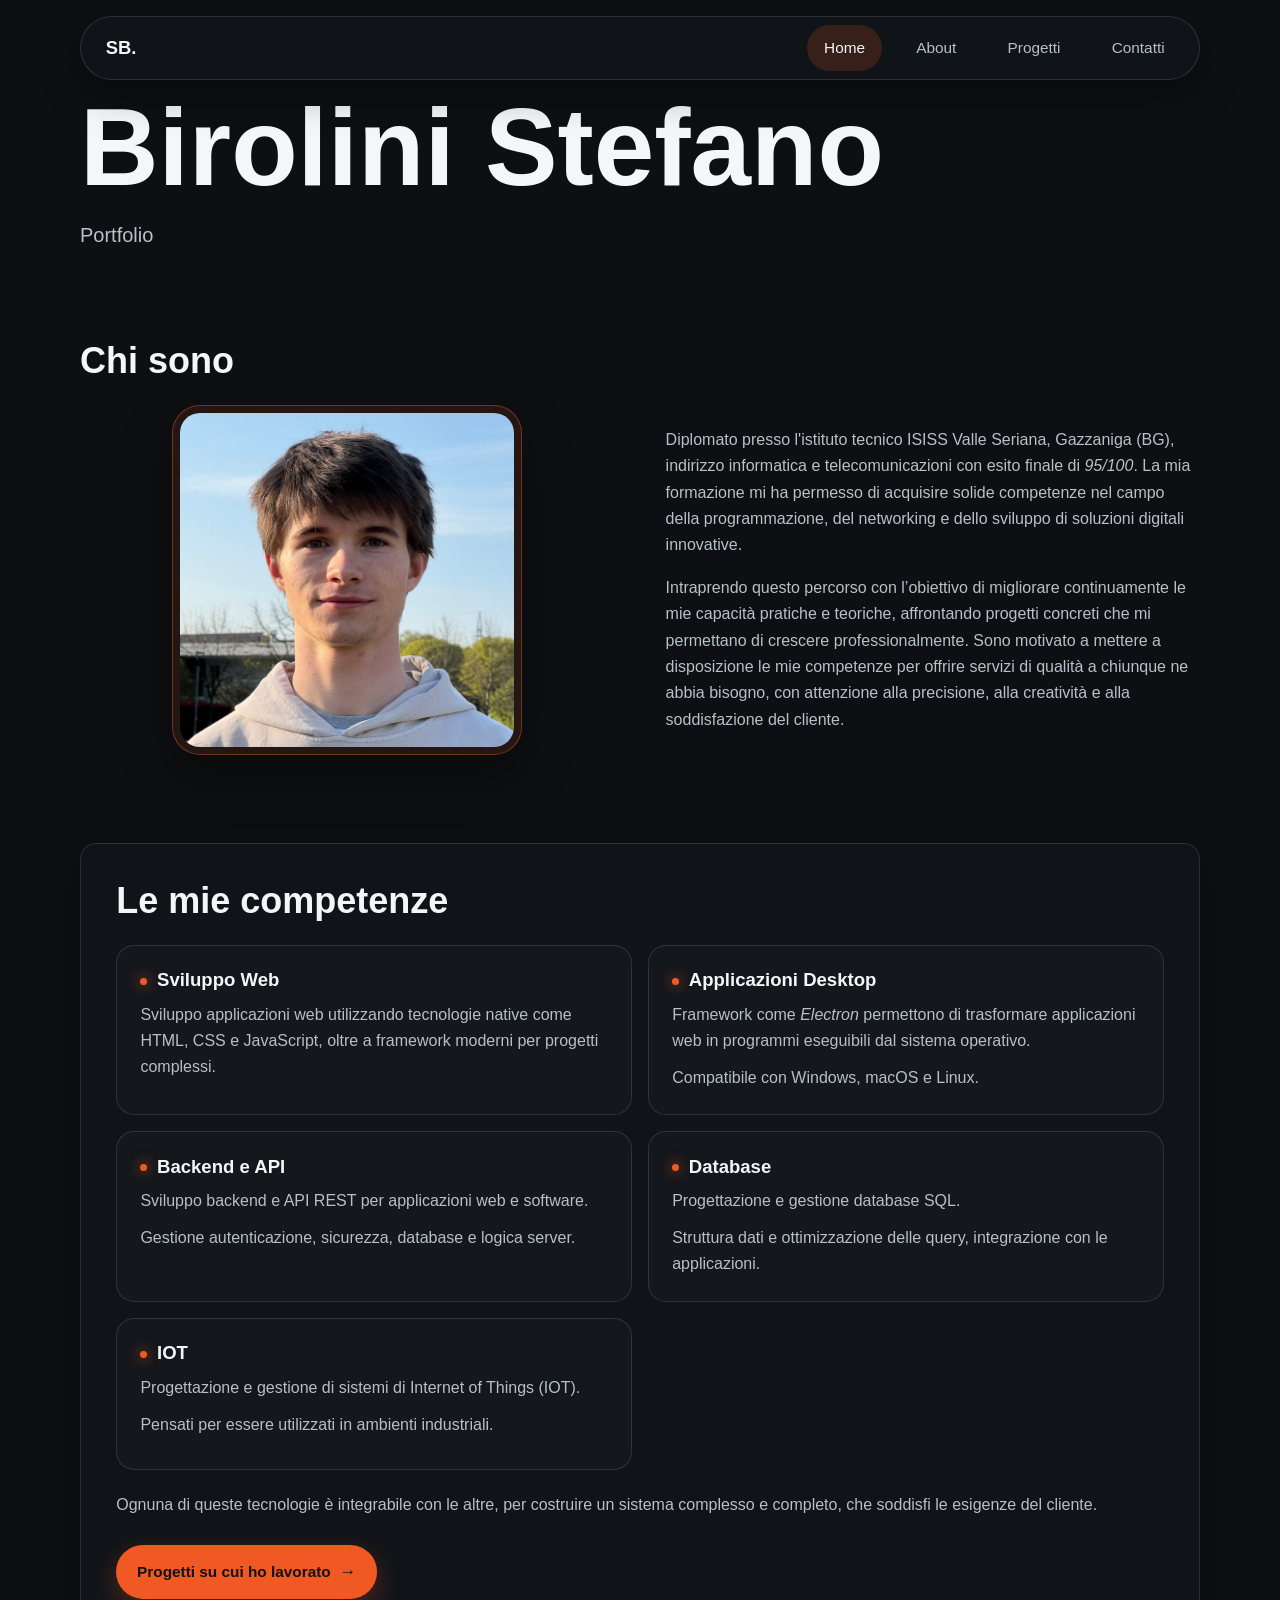
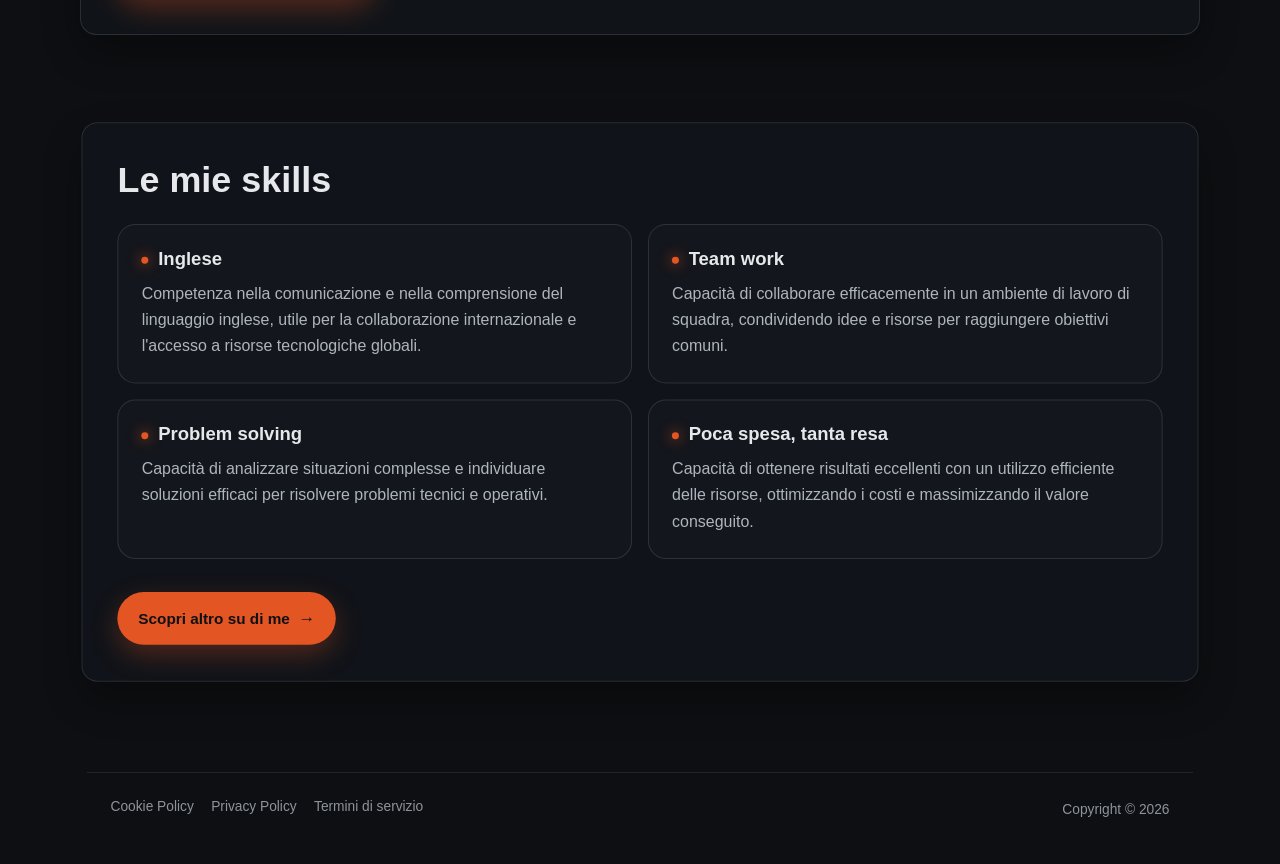
<file: index.html>
<!DOCTYPE html>
<html lang="it">

<head>
    <meta charset="UTF-8">
    <meta name="viewport" content="width=device-width, initial-scale=1.0">
    <title>Stefano Birolini</title>

    <link rel="stylesheet" href="style/style.css">
    <link rel="stylesheet" href="style/header.css">
    <link rel="stylesheet" href="style/hero.css">
    <link rel="stylesheet" href="style/about.css">
    <link rel="stylesheet" href="style/footer.css">
    <link rel="stylesheet" href="style/cards_manager.css">
    <link rel="stylesheet" href="style/cookie.css">

    <script src="script/cookie_manager.js"></script>
    <script src="script/hamburger.js"></script>
    <script src="https://cdnjs.cloudflare.com/ajax/libs/gsap/3.13.0/gsap.min.js"></script>
    <script src="script/general_gsap.js"></script>
</head>

<body>
    <header>
        <nav>
            <div id="hamburger-div">
                <img src="assets/hamburger_menu.svg" alt="hamburger menu" id="hamburger">
            </div>
            <ul id="menu">
                <li><a href="index.html" aria-current="page">Home</a></li>
                <li><a href="about.html">About</a></li>
                <li><a href="progetti.html">Progetti</a></li>
                <li><a href="contatti.html">Contatti</a></li>
            </ul>
        </nav>
    </header>

    <section id="hero">
        <h1 class="logo">Birolini Stefano</h1>
        <h3 class="hero_claim">Portfolio</h3>
    </section>

    <section id="about">
        <h2>Chi sono</h2>
        <div class="about_cards">
            <div class="col">
                <img src="assets/me2.JPEG" alt="me">
            </div>
            <div class="text col">
                <p>Diplomato presso l'istituto tecnico ISISS Valle Seriana, Gazzaniga (BG),
                    indirizzo informatica e telecomunicazioni con esito finale di <i>95/100</i>. 
                    La mia formazione mi ha permesso di acquisire solide
                    competenze nel campo della programmazione, del networking e dello sviluppo di soluzioni digitali
                    innovative.</p>
                <p>Intraprendo questo percorso con l’obiettivo di migliorare continuamente le mie capacità pratiche e
                    teoriche, affrontando progetti concreti che mi permettano di crescere professionalmente. Sono
                    motivato a mettere a disposizione le mie competenze per offrire servizi di qualità a chiunque ne
                    abbia bisogno, con attenzione alla precisione, alla creatività e alla soddisfazione del cliente.</p>
            </div>
        </div>
    </section>

    <section id="knowledges">
        <h2>Le mie competenze</h2>
        <div class="cards_container">
            <div class="card">
                <h3>Sviluppo Web</h3>
                <p>Sviluppo applicazioni web utilizzando tecnologie native come HTML, CSS e JavaScript, oltre a
                    framework moderni per progetti complessi.</p>
            </div>

            <div class="card">
                <h3>Applicazioni Desktop</h3>
                <p>Framework come <i>Electron</i> permettono di trasformare applicazioni web in
                    programmi eseguibili dal sistema operativo.</p>
                <p>Compatibile con Windows, macOS e Linux.</p>
            </div>

            <div class="card">
                <h3>Backend e API</h3>
                <p>Sviluppo backend e API REST per applicazioni web e software.</p>
                <p>Gestione autenticazione, sicurezza, database e logica server.</p>
            </div>

            <div class="card">
                <h3>Database</h3>
                <p>Progettazione e gestione database SQL.</p>
                <p>Struttura dati e ottimizzazione delle query, integrazione con le applicazioni.</p>
            </div>

            <div class="card">
                <h3>IOT</h3>
                <p>Progettazione e gestione di sistemi di Internet of Things (IOT).</p>
                <p>Pensati per essere utilizzati in ambienti industriali.</p>
            </div>
        </div>
        <p class="section-summary">
            Ognuna di queste tecnologie è integrabile con le altre, per costruire un sistema complesso e completo,
            che soddisfi le esigenze del cliente.
        </p>

        <a class="link" href="progetti.html">Progetti su cui ho lavorato</a>
    </section>
    
    <section id="capabilities">
        <h2>Le mie skills</h2>
        <div class="cards_container">
            
            <div class="card">
                <h3>Inglese</h3>
                <p>Competenza nella comunicazione e nella comprensione del linguaggio inglese, utile per la
                    collaborazione internazionale e l'accesso a risorse tecnologiche globali.</p>
            </div>
            <div class="card">
                <h3>Team work</h3>
                <p>Capacità di collaborare efficacemente in un ambiente di lavoro di squadra, condividendo idee e
                    risorse per raggiungere obiettivi comuni.</p>
            </div>
            <div class="card">
                <h3>Problem solving</h3>
                <p>Capacità di analizzare situazioni complesse e individuare soluzioni efficaci per risolvere problemi
                    tecnici e operativi.</p>
            </div>
            <div class="card">
                <h3>Poca spesa, tanta resa</h3>
                <p>Capacità di ottenere risultati eccellenti con un utilizzo efficiente delle risorse, ottimizzando i
                    costi e massimizzando il valore conseguito.</p>
            </div>
        </div>

        <a class="link" href="about.html">Scopri altro su di me</a>
    </section>

    <footer>
        <div class="lists">
            <div>
                <ul>
                    <h5>Info</h5>
                    <li><a href="informativa.html#cookie-policy">Cookie Policy</a></li>
                    <li><a href="informativa.html#privacy-policy">Privacy Policy</a></li>
                    <li><a href="informativa.html#terms-and-conditions">Termini di servizio</a></li>
                </ul>
            </div>
        </div>
        <h5>Copyright &copy; 2026</h5>
    </footer>
</body>

</html>
</file>
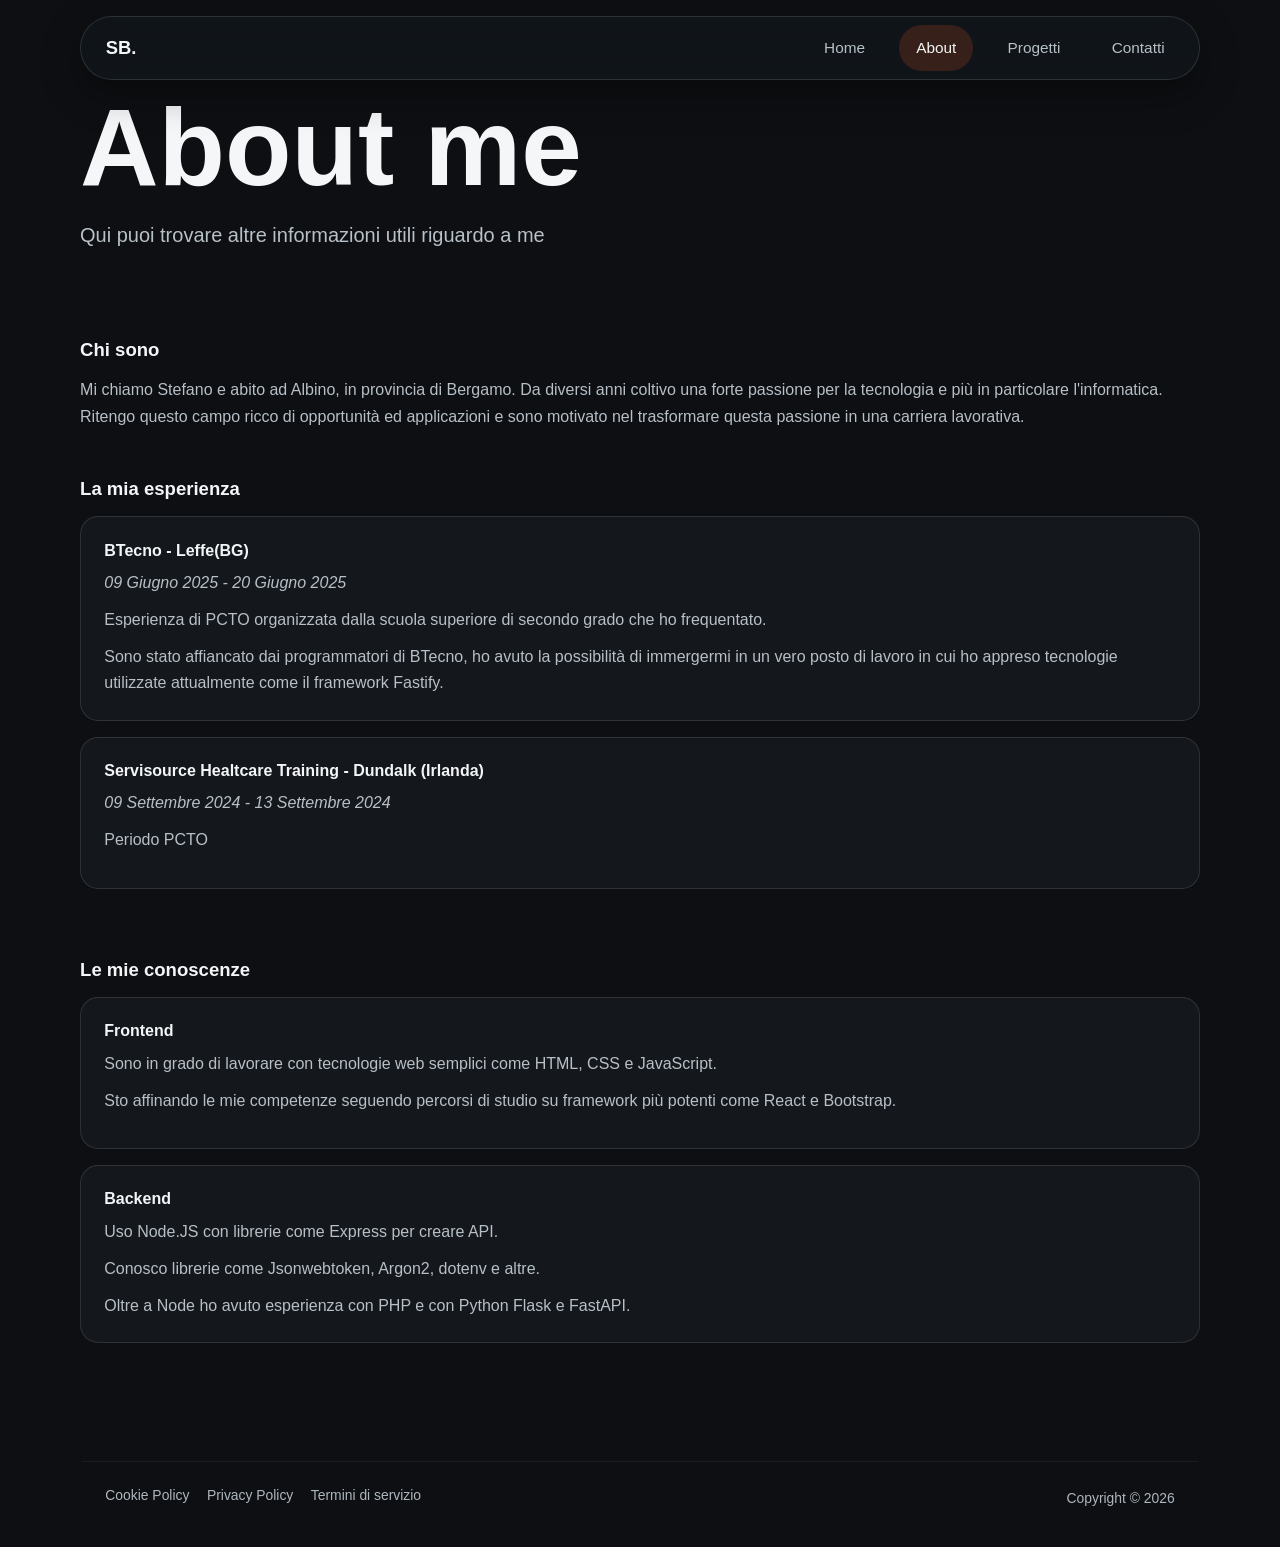
<file: about.html>
<!DOCTYPE html>
<html lang="it">
<head>
    <meta charset="UTF-8">
    <meta name="viewport" content="width=device-width, initial-scale=1.0">
    <title>About - Stefano Birolini</title>

    <link rel="stylesheet" href="style/style.css">
    <link rel="stylesheet" href="style/header.css">
    <link rel="stylesheet" href="style/hero.css">
    <link rel="stylesheet" href="style/about.css">
    <link rel="stylesheet" href="style/cards_manager.css">
    <link rel="stylesheet" href="style/footer.css">
    <link rel="stylesheet" href="style/cookie.css">

    <script src="script/cookie_manager.js"></script>
    <script src="script/hamburger.js"></script>
    <script src="https://cdnjs.cloudflare.com/ajax/libs/gsap/3.13.0/gsap.min.js"></script>
    <script src="script/general_gsap.js"></script>
</head>
<body>
    <header>
        <nav>
            <div id="hamburger-div">
                <img src="assets/hamburger_menu.svg" alt="hamburger menu" id="hamburger">
            </div>
            <ul id="menu">
                <li><a href="index.html">Home</a></li>
                <li><a href="about.html" aria-current="page">About</a></li>
                <li><a href="progetti.html">Progetti</a></li>
                <li><a href="contatti.html">Contatti</a></li>
            </ul>
        </nav>
    </header>

    <section id="hero">
        <h1 class="logo">About me</h1>
        <h3 class="hero_claim">Qui puoi trovare altre informazioni utili riguardo a me</h3>
    </section>

    <section id="about">
        <div class="about_cards stacked-content">
            <div class="col100 text">
                <h3>Chi sono</h3>
                <p>Mi chiamo Stefano e abito ad Albino, in provincia di Bergamo. Da diversi anni coltivo una forte passione per la tecnologia e più in particolare l'informatica. Ritengo questo campo ricco di opportunità ed applicazioni e sono motivato nel trasformare questa passione in una carriera lavorativa.</p>
            </div>

            <div class="col100 text">
                <h3>La mia esperienza</h3>
                <div class="cards_container single-column">
                    <div class="card">
                        <h4>BTecno - Leffe(BG)</h4>
                        <p><i>09 Giugno 2025 - 20 Giugno 2025</i></p>
                        <p>Esperienza di PCTO organizzata dalla scuola superiore di secondo grado che ho frequentato.</p>
                        <p>Sono stato affiancato dai programmatori di BTecno, ho avuto la possibilità di immergermi in un vero posto di lavoro in cui ho appreso tecnologie utilizzate attualmente come il framework Fastify.</p>
                    </div>
                    <div class="card">
                        <h4>Servisource Healtcare Training - Dundalk (Irlanda)</h4>
                        <p><i>09 Settembre 2024 - 13 Settembre 2024</i></p>
                        <p>Periodo PCTO </p>
                    </div>
                </div>
            </div>

            <div class="col100 text">
                <h3>Le mie conoscenze</h3>
                <div class="cards_container single-column">
                    <div class="card">
                        <h4>Frontend</h4>
                        <p>Sono in grado di lavorare con tecnologie web semplici come HTML, CSS e JavaScript.</p>
                        <p>Sto affinando le mie competenze seguendo percorsi di studio su framework più potenti come React e Bootstrap.</p>
                    </div>
                    <div class="card">
                        <h4>Backend</h4>
                        <p>Uso Node.JS con librerie come Express per creare API.</p>
                        <p>Conosco librerie come Jsonwebtoken, Argon2, dotenv e altre.</p>
                        <p>Oltre a Node ho avuto esperienza con PHP e con Python Flask e FastAPI.</p>
                    </div>
                </div>
            </div>
        </div>
    </section>

    <footer>
        <div class="lists">
            <div>
                <ul>
                    <h5>Info</h5>
                    <li><a href="informativa.html#cookie-policy">Cookie Policy</a></li>
                    <li><a href="informativa.html#privacy-policy">Privacy Policy</a></li>
                    <li><a href="informativa.html#terms-and-conditions">Termini di servizio</a></li>
                </ul>
            </div>
        </div>
        <h5>Copyright &copy; 2026</h5>
    </footer> 
</body>
</html>
</file>
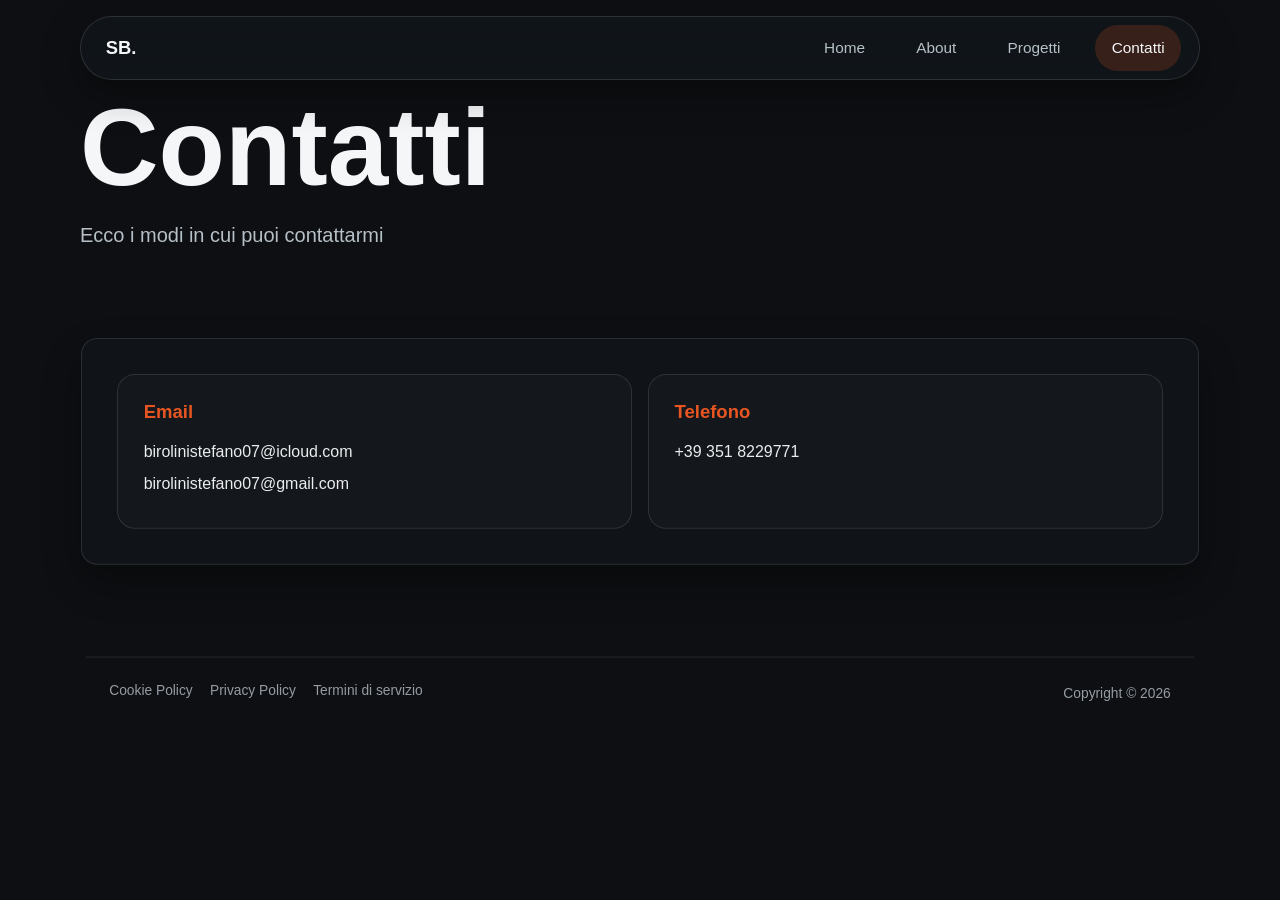
<file: contatti.html>
<!DOCTYPE html>
<html lang="it">
<head>
    <meta charset="UTF-8">
    <meta name="viewport" content="width=device-width, initial-scale=1.0">
    <title>Contatti - Stefano Birolini</title>

    <link rel="stylesheet" href="style/style.css">
    <link rel="stylesheet" href="style/header.css">
    <link rel="stylesheet" href="style/hero.css">
    <link rel="stylesheet" href="style/footer.css">
    <link rel="stylesheet" href="style/cookie.css">

    <script src="script/cookie_manager.js"></script>
    <script src="script/hamburger.js"></script>
    <script src="https://cdnjs.cloudflare.com/ajax/libs/gsap/3.13.0/gsap.min.js"></script>
    <script src="script/general_gsap.js"></script>
</head>
<body>
    <header>
        <nav>
            <div id="hamburger-div">
                <img src="assets/hamburger_menu.svg" alt="hamburger menu" id="hamburger">
            </div>
            <ul id="menu">
                <li><a href="index.html">Home</a></li>
                <li><a href="about.html">About</a></li>
                <li><a href="progetti.html">Progetti</a></li>
                <li><a href="contatti.html" aria-current="page">Contatti</a></li>
            </ul>
        </nav>
    </header>

    <section id="hero">
        <h1 class="logo">Contatti</h1>
        <h3 class="hero_claim">Ecco i modi in cui puoi contattarmi</h3>
    </section>

    <section id="contacts">
        <div class="contact-card">
            <h3>Email</h3>
            <a href="mailto:birolinistefano07@icloud.com">birolinistefano07@icloud.com</a>
            <a href="mailto:birolinistefano07@gmail.com">birolinistefano07@gmail.com</a>
        </div>
        <div class="contact-card">
            <h3>Telefono</h3>
            <a href="tel:+393518229771">+39 351 8229771</a>
        </div>
    </section>

    <footer>
        <div class="lists">
            <div>
                <ul>
                    <h5>Info</h5>
                    <li><a href="informativa.html#cookie-policy">Cookie Policy</a></li>
                    <li><a href="informativa.html#privacy-policy">Privacy Policy</a></li>
                    <li><a href="informativa.html#terms-and-conditions">Termini di servizio</a></li>
                </ul>
            </div>
        </div>
        <h5>Copyright &copy; 2026</h5>
    </footer>
</body>
</html>
</file>
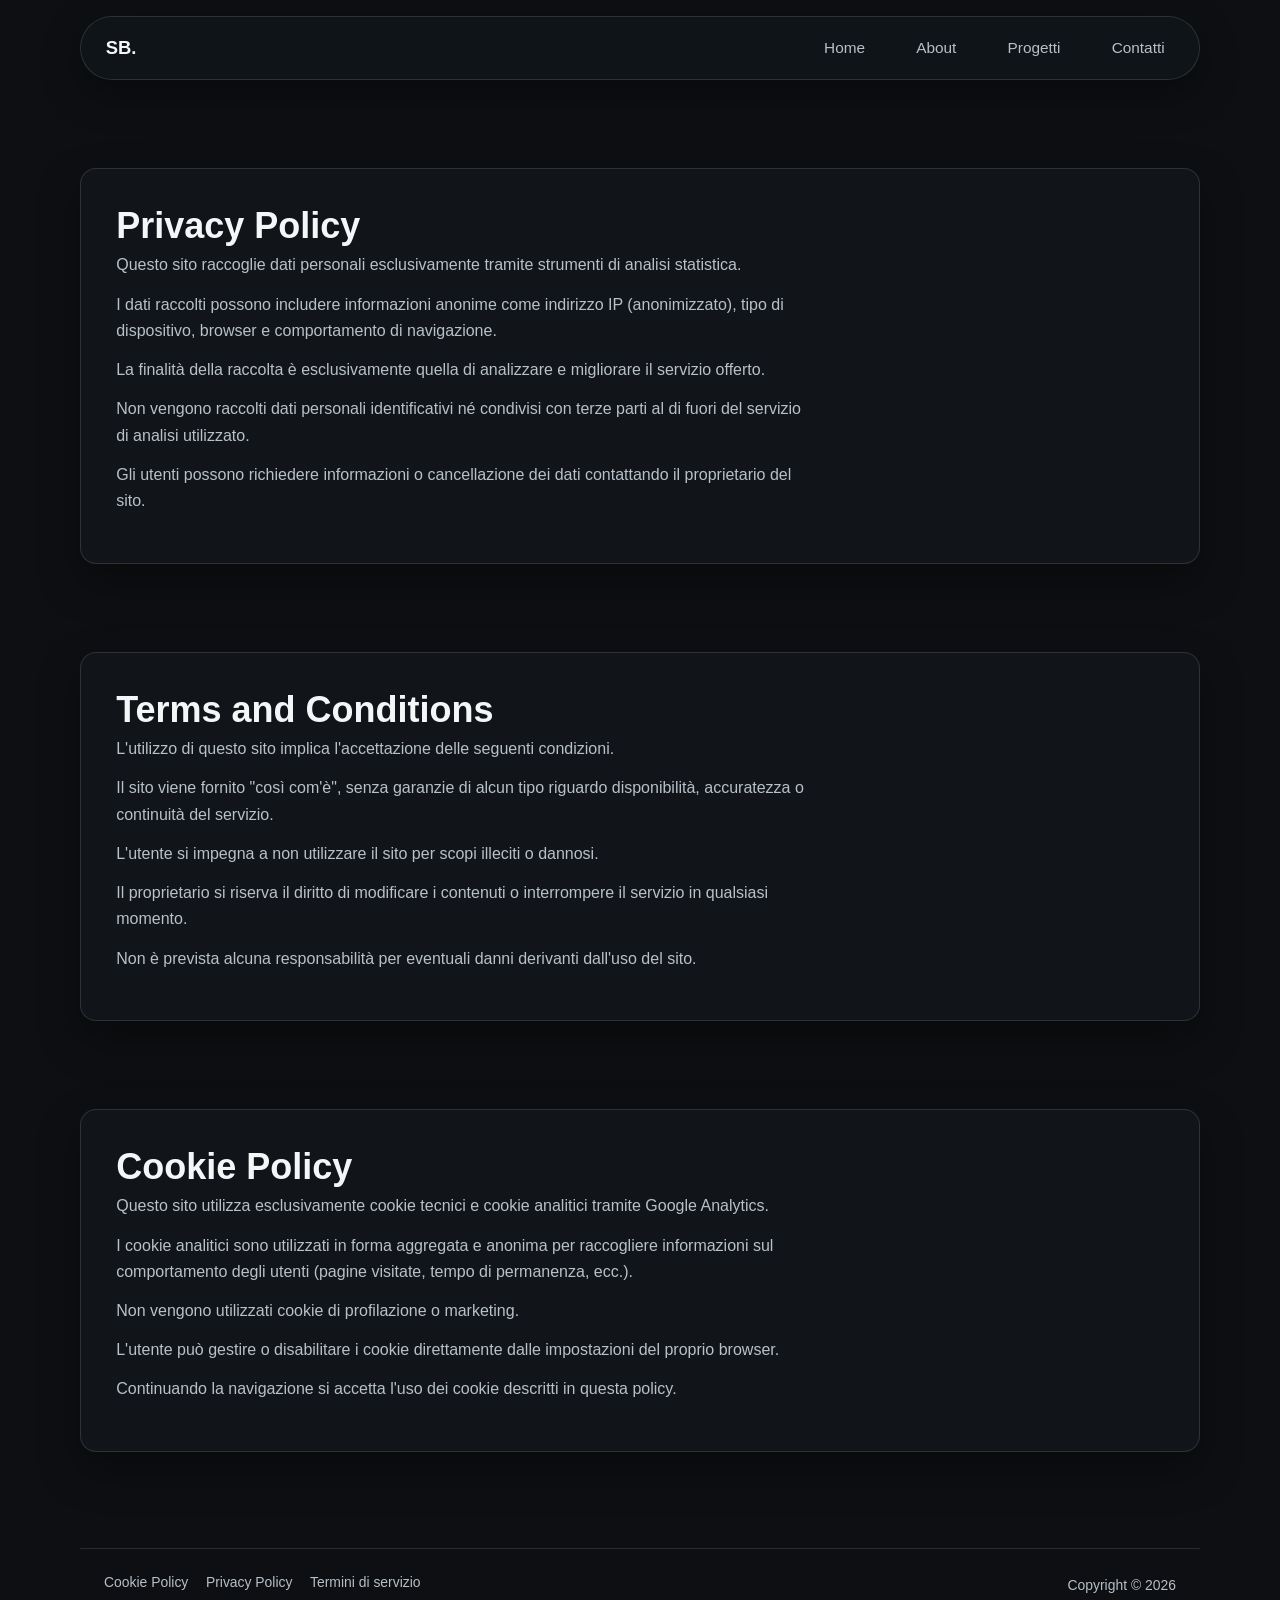
<file: informativa.html>
<!DOCTYPE html>
<html lang="it">

<head>
    <meta charset="UTF-8">
    <meta name="viewport" content="width=device-width, initial-scale=1.0">
    <title>Informative Legali - Stefano Birolini</title>

    <link rel="stylesheet" href="style/style.css">
    <link rel="stylesheet" href="style/header.css">
    <link rel="stylesheet" href="style/footer.css">
    <link rel="stylesheet" href="style/cookie.css">
    <style>
        h2 {
            margin-bottom: 5px;
        }
    </style>

    <script src="script/cookie_manager.js"></script>
    <script src="script/hamburger.js"></script>
    <script src="https://cdnjs.cloudflare.com/ajax/libs/gsap/3.13.0/gsap.min.js"></script>
    <script src="script/general_gsap.js"></script>
</head>

<body>
    <header>
        <nav>
            <div id="hamburger-div">
                <img src="assets/hamburger_menu.svg" alt="hamburger menu" id="hamburger">
            </div>
            <ul id="menu">
                <li><a href="index.html">Home</a></li>
                <li><a href="about.html">About</a></li>
                <li><a href="progetti.html">Progetti</a></li>
                <li><a href="contatti.html">Contatti</a></li>
            </ul>
        </nav>
    </header>

    <section id="privacy-policy">
        <h2>Privacy Policy</h2>
        <p>
            Questo sito raccoglie dati personali esclusivamente tramite strumenti di analisi statistica.
        </p>
        <p>
            I dati raccolti possono includere informazioni anonime come indirizzo IP (anonimizzato),
            tipo di dispositivo, browser e comportamento di navigazione.
        </p>
        <p>
            La finalità della raccolta è esclusivamente quella di analizzare e migliorare il servizio offerto.
        </p>
        <p>
            Non vengono raccolti dati personali identificativi né condivisi con terze parti al di fuori del servizio di
            analisi utilizzato.
        </p>
        <p>
            Gli utenti possono richiedere informazioni o cancellazione dei dati contattando il proprietario del sito.
        </p>
    </section>

    <section id="terms-and-conditions">
        <h2>Terms and Conditions</h2>
        <p>
            L'utilizzo di questo sito implica l'accettazione delle seguenti condizioni.
        </p>
        <p>
            Il sito viene fornito "così com'è", senza garanzie di alcun tipo riguardo disponibilità,
            accuratezza o continuità del servizio.
        </p>
        <p>
            L'utente si impegna a non utilizzare il sito per scopi illeciti o dannosi.
        </p>
        <p>
            Il proprietario si riserva il diritto di modificare i contenuti o interrompere il servizio in qualsiasi
            momento.
        </p>
        <p>
            Non è prevista alcuna responsabilità per eventuali danni derivanti dall'uso del sito.
        </p>
    </section>

    <section id="cookie-policy">
        <h2>Cookie Policy</h2>
        <p>
            Questo sito utilizza esclusivamente cookie tecnici e cookie analitici tramite Google Analytics.
        </p>
        <p>
            I cookie analitici sono utilizzati in forma aggregata e anonima per raccogliere informazioni
            sul comportamento degli utenti (pagine visitate, tempo di permanenza, ecc.).
        </p>
        <p>
            Non vengono utilizzati cookie di profilazione o marketing.
        </p>
        <p>
            L'utente può gestire o disabilitare i cookie direttamente dalle impostazioni del proprio browser.
        </p>
        <p>
            Continuando la navigazione si accetta l'uso dei cookie descritti in questa policy.
        </p>
    </section>

    <footer>
        <div class="lists">
            <div>
                <ul>
                    <h5>Info</h5>
                    <li><a href="informativa.html#cookie-policy">Cookie Policy</a></li>
                    <li><a href="informativa.html#privacy-policy">Privacy Policy</a></li>
                    <li><a href="informativa.html#terms-and-conditions">Termini di servizio</a></li>
                </ul>
            </div>
        </div>
        <h5>Copyright &copy; 2026</h5>
    </footer>

</body>

</html>
</file>
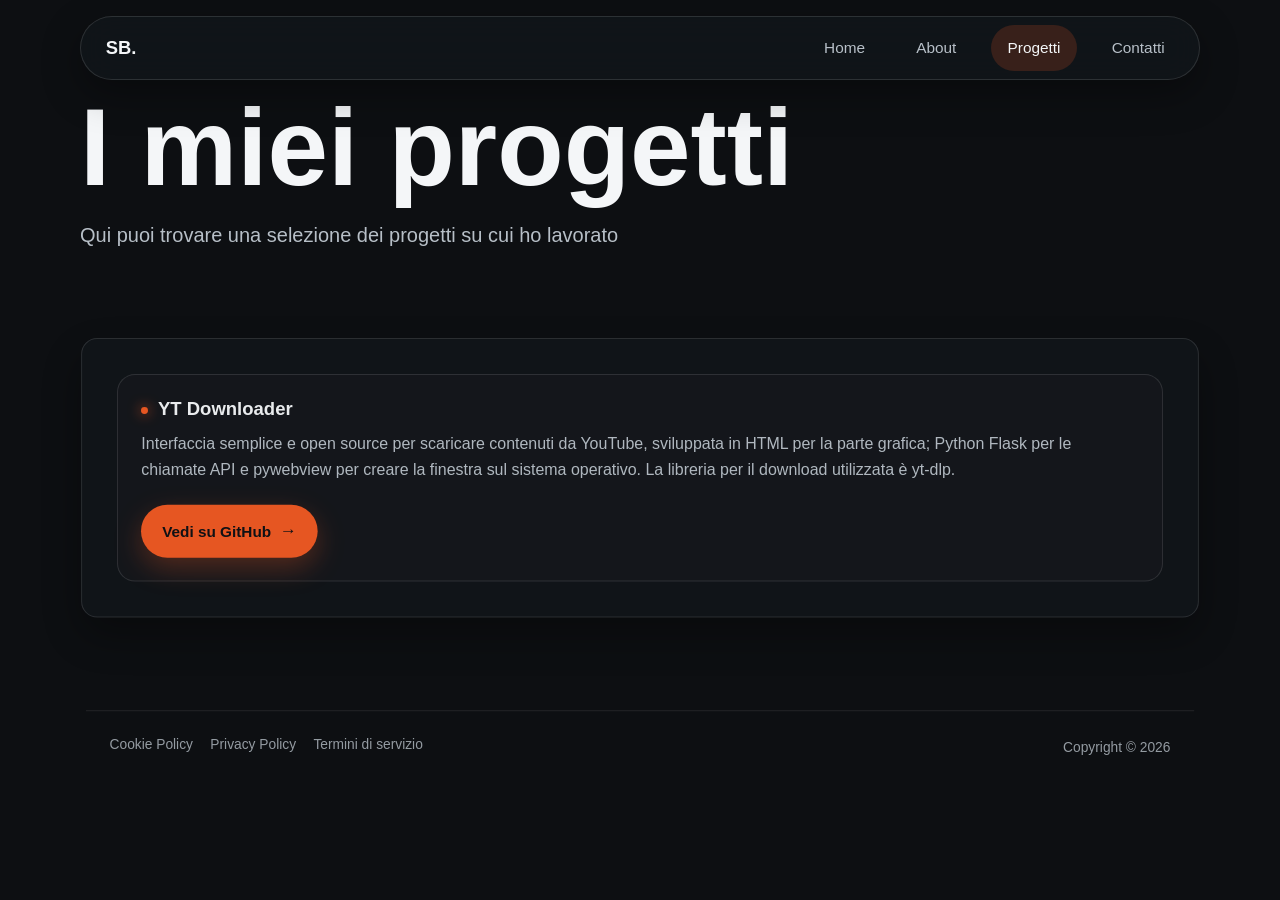
<file: progetti.html>
<!DOCTYPE html>
<html lang="it">

<head>
    <meta charset="UTF-8">
    <meta name="viewport" content="width=device-width, initial-scale=1.0">
    <title>Progetti - Stefano Birolini</title>

    <link rel="stylesheet" href="style/style.css">
    <link rel="stylesheet" href="style/header.css">
    <link rel="stylesheet" href="style/hero.css">
    <link rel="stylesheet" href="style/cards_manager.css">
    <link rel="stylesheet" href="style/projects.css">
    <link rel="stylesheet" href="style/footer.css">
    <link rel="stylesheet" href="style/cookie.css">

    <script src="script/cookie_manager.js"></script>
    <script src="script/hamburger.js"></script>
    <script src="https://cdnjs.cloudflare.com/ajax/libs/gsap/3.13.0/gsap.min.js"></script>
    <script src="script/general_gsap.js"></script>
</head>

<body>

    <header>
        <nav>
            <div id="hamburger-div">
                <img src="assets/hamburger_menu.svg" alt="hamburger menu" id="hamburger">
            </div>
            <ul id="menu">
                <li><a href="index.html">Home</a></li>
                <li><a href="about.html">About</a></li>
                <li><a href="progetti.html" aria-current="page">Progetti</a></li>
                <li><a href="contatti.html">Contatti</a></li>
            </ul>
        </nav>
    </header>

    <section id="hero">
        <h1 class="logo">I miei progetti</h1>
        <h3 class="hero_claim">Qui puoi trovare una selezione dei progetti su cui ho lavorato</h3>
    </section>

    <section id="projects">
        <div class="cards_container">
            <div class="card project-card">
                <h3>YT Downloader</h3>
                <p>Interfaccia semplice e open source per scaricare contenuti da YouTube, sviluppata in HTML per la parte grafica; Python Flask per le chiamate API e pywebview per creare la finestra sul sistema operativo. La libreria per il download utilizzata è yt-dlp.</p>
                <a class="link" href="https://github.com/stamino24/yt-downloader" target="_blank" rel="noopener noreferrer">Vedi su GitHub</a>
            </div>
        </div>
    </section>

    <footer>
        <div class="lists">
            <div>
                <ul>
                    <h5>Info</h5>
                    <li><a href="informativa.html#cookie-policy">Cookie Policy</a></li>
                    <li><a href="informativa.html#privacy-policy">Privacy Policy</a></li>
                    <li><a href="informativa.html#terms-and-conditions">Termini di servizio</a></li>
                </ul>
            </div>
        </div>
        <h5>Copyright &copy; 2026</h5>
    </footer>
</body>

</html>
</file>
<file: style/style.css>
:root {
  --bg: #0d0f12;
  --bg-soft: #15181d;
  --surface: #11151a;
  --surface-strong: #f15a24;
  --line: rgba(255, 255, 255, 0.12);
  --text: #f4f6f8;
  --muted: #b8c0c8;
  --accent: #f15a24;
  --accent-strong: #ff7a3d;
  --accent-glow: rgba(241, 90, 36, 0.3);
  --shadow: 0 18px 42px rgba(0, 0, 0, 0.34);
  --radius: 16px;
}

* {
  margin: 0;
  padding: 0;
  box-sizing: border-box;
}

html {
  scroll-behavior: smooth;
}

body {
  position: relative;
  display: flex;
  flex-direction: column;
  align-items: center;
  min-height: 100vh;
  overflow-x: hidden;
  font-family: Inter, "Segoe UI", Arial, sans-serif;
  color: var(--text);
  background: var(--bg);
  line-height: 1.65;
}

body::before {
  content: none;
}

a {
  color: inherit;
}

p {
  color: var(--muted);
}

h1,
h2,
h3,
h4,
h5 {
  color: var(--text);
  font-weight: 650;
  line-height: 1.2;
  letter-spacing: 0;
}

h2 {
  margin-bottom: 1.4rem;
  font-size: clamp(1.7rem, 3vw, 2.25rem);
}

h3 {
  font-size: 1.16rem;
}

section {
  width: min(1120px, calc(100% - 3rem));
  margin-top: clamp(3.4rem, 8vw, 5.5rem);
  display: flex;
  flex-direction: column;
}

#knowledges,
#capabilities,
#contacts,
#projects,
#privacy-policy,
#terms-and-conditions,
#cookie-policy {
  padding: clamp(1.35rem, 3vw, 2.2rem);
  border: 1px solid var(--line);
  border-radius: var(--radius);
  background: var(--surface);
  box-shadow: var(--shadow);
}

#privacy-policy p,
#terms-and-conditions p,
#cookie-policy p {
  margin-bottom: 0.8rem;
  max-width: 78ch;
}

.section-summary {
  margin-bottom: 1rem;
}

#contacts {
  display: grid;
  grid-template-columns: repeat(2, minmax(0, 1fr));
  gap: 1rem;
}

#contacts .contact-card {
  min-height: 150px;
  padding: clamp(1.2rem, 3vw, 1.6rem);
  border-radius: 18px;
  border: 1px solid var(--line);
  background: var(--bg-soft);
}

#contacts h3 {
  margin-bottom: 1rem;
  color: var(--accent);
}

#contacts a {
  display: block;
  width: fit-content;
  margin: 0.32rem 0;
  color: var(--text);
  text-decoration: none;
  transition: color 0.2s ease;
}

#contacts a:hover {
  color: var(--accent);
}

/* Link button */
.link {
  display: inline-flex;
  align-items: center;
  gap: 0.55rem;
  width: fit-content;
  margin-top: 0.65rem;
  padding: 0.8rem 1.3rem;
  border-radius: 999px;
  color: #101216;
  background: var(--accent);
  font-size: 0.96rem;
  font-weight: 700;
  text-decoration: none;
  box-shadow: 0 10px 28px var(--accent-glow);
  transition: transform 0.22s ease, box-shadow 0.22s ease;
}

.link::after {
  content: "\2192";
  font-size: 1.1em;
}

.link:hover {
  transform: translateY(-2px);
  box-shadow: 0 15px 32px rgba(241, 90, 36, 0.28);
}

.link:active {
  transform: translateY(0);
}

.col {
  display: flex;
  flex-direction: column;
  gap: 1.25rem;
}

@media screen and (max-width: 768px) {
  section {
    width: min(100% - 1.5rem, 1120px);
    margin-top: 3.25rem;
  }

  #contacts {
    grid-template-columns: 1fr;
  }

  .nomobile {
    display: none;
  }
}
</file>
<file: style/header.css>
header {
  position: sticky;
  top: 0;
  z-index: 1000;
  display: flex;
  justify-content: center;
  width: 100%;
  padding: 1rem 1rem 0;
}

nav {
  position: relative;
  display: flex;
  justify-content: space-between;
  align-items: center;
  width: min(1120px, 100%);
  min-height: 64px;
  padding: 0.55rem 0.7rem 0.55rem 1.25rem;
  border: 1px solid var(--line);
  border-radius: 999px;
  background: rgba(17, 21, 26, 0.92);
  box-shadow: 0 14px 38px rgba(0, 0, 0, 0.34);
  backdrop-filter: blur(18px);
}

nav::before {
  content: "SB.";
  color: var(--text);
  font-size: 1.15rem;
  font-weight: 750;
  letter-spacing: 0;
}

#hamburger-div {
  display: flex;
  order: 2;
  padding: 0.45rem;
  border-radius: 50%;
  background: var(--accent);
}

#hamburger {
  width: 25px;
  height: 25px;
  cursor: pointer;
}

#menu {
  position: absolute;
  top: calc(100% + 0.55rem);
  left: 0;
  display: flex;
  flex-direction: column;
  width: 100%;
  max-height: 0;
  overflow: hidden;
  list-style: none;
  border-radius: 20px;
  background: var(--surface);
  box-shadow: var(--shadow);
  transition: max-height 0.25s ease;
}

#menu li {
  padding: 0 0.55rem;
}

#menu li + li {
  border-top: 1px solid var(--line);
}

#menu li a {
  display: block;
  padding: 0.9rem 1rem;
  border-radius: 999px;
  color: var(--muted);
  text-decoration: none;
  font-size: 0.96rem;
  font-weight: 500;
  transition: color 0.2s ease, background 0.2s ease;
}

#menu li a:hover,
#menu li a[aria-current="page"] {
  color: var(--text);
  background: rgba(241, 90, 36, 0.18);
}

#menu.open {
  max-height: 320px;
  padding: 0.55rem;
}

@media (min-width: 768px) {
  nav {
    padding: 0.45rem 0.55rem 0.45rem 1.55rem;
  }

  #hamburger-div {
    display: none;
  }

  #menu {
    position: static;
    flex-direction: row;
    width: auto;
    max-height: none;
    overflow: visible;
    border-radius: 0;
    background: transparent;
    box-shadow: none;
  }

  #menu li + li {
    border: none;
  }

  #menu li a {
    padding: 0.65rem 1.05rem;
  }
}
</file>
<file: style/hero.css>
#hero {
    position: relative;
    justify-content: center;
    margin-top: 1.0rem;
    text-align: left;
}

#hero::before {
    content: none;
}

#hero .logo {
    max-width: 850px;
    font-size: clamp(3.2rem, 9.5vw, 6.8rem);
    font-weight: 720;
    letter-spacing: 0;
    line-height: 0.95;
}

#hero .hero_claim {
    max-width: 620px;
    margin-top: 1.25rem;
    color: var(--muted);
    font-size: clamp(1rem, 2.2vw, 1.25rem);
    font-weight: 450;
    line-height: 1.6;
    letter-spacing: 0;
}
</file>
<file: style/about.css>
#about .about_cards {
    display: flex;
    align-items: stretch;
    gap: clamp(1.3rem, 4vw, 3.25rem);
}

#about .col {
    display: flex;
    width: 50%;
}

#about .col100 {
    display: flex;
    width: 100%;
}

#about img {
    width: min(100%, 350px);
    aspect-ratio: 1;
    object-fit: cover;
    margin: auto;
    padding: 7px;
    border: 1px solid rgba(241, 90, 36, 0.42);
    border-radius: 28px;
    background: rgba(241, 90, 36, 0.1);
    box-shadow: 0 22px 48px rgba(0, 0, 0, 0.34);
}

#about .text {
    display: flex;
    flex-direction: column;
    justify-content: center;
    gap: 1rem;
}

#about .text p {
    font-size: 1rem;
}

#about .stacked-content {
    flex-direction: column;
    gap: 3rem;
}

#about .single-column {
    grid-template-columns: 1fr;
}

@media screen and (max-width: 768px) {
    #about .about_cards {
        flex-direction: column;
    }

    #about .col {
        width: 100%;
    }
}
</file>
<file: style/footer.css>
footer {
    width: min(1120px, calc(100% - 3rem));
    margin: clamp(3.5rem, 8vw, 6rem) auto 1.1rem;
    padding: 1.35rem 1.5rem;
    border-top: 1px solid var(--line);
    display: flex;
    flex-direction: row;
    align-items: end;
    justify-content: space-between;
    gap: 1rem;
}

footer h5 {
    color: var(--muted);
    font-size: 0.87rem;
    font-weight: 500;
    letter-spacing: 0;
}

footer .lists ul {
    display: flex;
    align-items: center;
    gap: 1.1rem;
    padding: 0;
    list-style-type: none;
}

footer .lists ul h5 {
    display: none;
}

footer .lists ul li {
    font-size: 0.87rem;
}

footer a {
    color: var(--muted);
    text-decoration: none;
    transition: color 0.2s ease;
}

footer a:hover {
    color: var(--text);
}

@media screen and (max-width: 640px) {
    footer {
        width: min(100% - 1.5rem, 1120px);
        flex-direction: column;
        align-items: flex-start;
    }

    footer .lists ul {
        flex-wrap: wrap;
        gap: 0.6rem 1rem;
    }
}
</file>
<file: style/cards_manager.css>
.cards_container {
    display: grid;
    grid-template-columns: repeat(2, minmax(0, 1fr));
    gap: 1rem;
    width: 100%;
    margin: 0 0 1.4rem;
}

.card {
    display: flex;
    flex-direction: column;
    gap: 0.65rem;
    width: 100%;
    min-height: 152px;
    padding: clamp(1.15rem, 2.4vw, 1.45rem);
    border: 1px solid var(--line);
    border-radius: 18px;
    background: var(--bg-soft);
    transition: transform 0.22s ease, border-color 0.22s ease, background 0.22s ease;
}

.card h3,
.card h4 {
    color: var(--text);
}

.card h3::before {
    content: "";
    display: inline-block;
    width: 7px;
    height: 7px;
    margin-right: 0.6rem;
    border-radius: 50%;
    background: var(--accent);
    box-shadow: 0 0 13px var(--accent);
    vertical-align: middle;
}

.card:hover {
    transform: translateY(-4px);
    border-color: rgba(241, 90, 36, 0.45);
    background: rgba(241, 90, 36, 0.08);
}

@media screen and (max-width: 768px) {
    .cards_container {
        grid-template-columns: 1fr;
    }
}
</file>
<file: style/cookie.css>
#cookie_banner {
    position: fixed;
    right: clamp(0.75rem, 3vw, 1.6rem);
    bottom: clamp(0.75rem, 3vw, 1.6rem);
    z-index: 1200;
    width: min(460px, calc(100% - 1.5rem));
    padding: 1.3rem;
    border: 1px solid var(--line);
    border-radius: 18px;
    color: var(--text);
    background: var(--surface);
    box-shadow: var(--shadow);
}

#cookie_banner h3 {
    margin-bottom: 0.55rem;
}

#cookie_banner p {
    margin-bottom: 0.85rem;
    font-size: 0.94rem;
}

#cookie_banner a {
    color: var(--accent);
}

#cookie_banner button {
    margin: 0.25rem 0.45rem 0 0;
    padding: 0.62rem 1rem;
    border: 1px solid var(--line);
    border-radius: 999px;
    color: var(--text);
    background: var(--bg-soft);
    cursor: pointer;
    font-weight: 600;
}

#cookie_banner #accept_cookie {
    border-color: transparent;
    color: #101216;
    background: var(--accent);
}

#cookie_icon {
    position: fixed;
    right: 1rem;
    bottom: 1rem;
    z-index: 1100;
    padding: 0.55rem 0.68rem;
    border: 1px solid var(--line);
    border-radius: 50%;
    background: var(--surface-strong);
    font-size: 1.25rem;
    cursor: pointer;
}
</file>
<file: style/projects.css>
#projects .cards_container {
    display: flex;
    flex-direction: column;
    width: 100%;
    margin: 0;
}

#projects .empty-state {
    display: flex;
    align-items: center;
    justify-content: center;
    gap: clamp(1rem, 5vw, 2rem);
    min-height: 230px;
    padding: 2rem;
    border: 1px dashed rgba(255, 255, 255, 0.22);
    border-radius: 18px;
    text-align: center;
}

#projects .empty-state img {
    width: clamp(82px, 13vw, 108px);
    height: auto;
    opacity: 0.85;
}

#projects .empty-state h4 {
    max-width: 340px;
    color: var(--muted);
    font-size: clamp(1rem, 2vw, 1.14rem);
    font-weight: 500;
}

@media screen and (max-width: 520px) {
    #projects .empty-state {
        flex-direction: column;
    }
}
</file>
